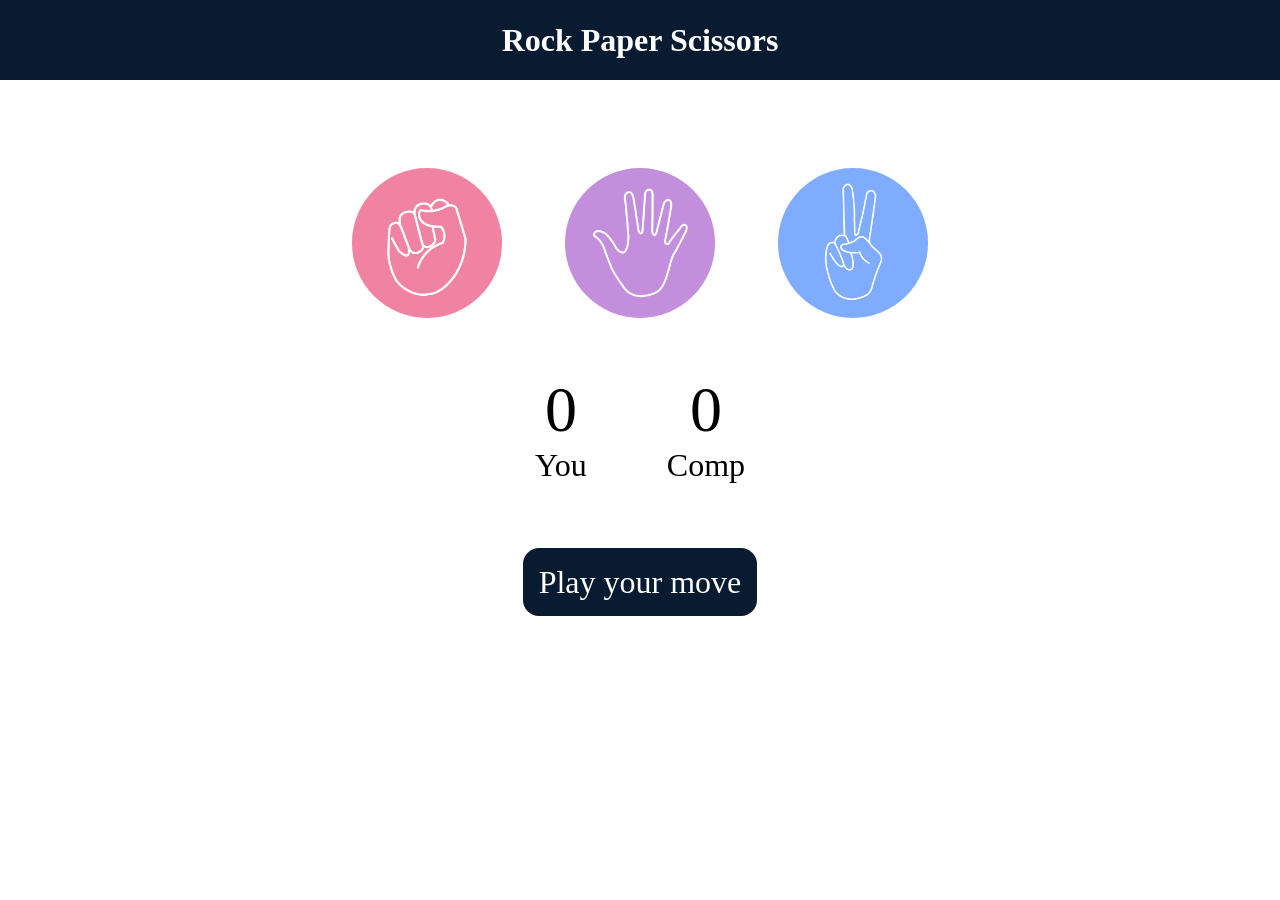
<file: Rock paper sccissor/index.html>
<!DOCTYPE html>
<html lang="en">
<head>
    <meta charset="UTF-8">
    <meta name="viewport" content="width=device-width, initial-scale=1.0">
    <title>Rock Paper Scissors Game</title>
    <link rel="stylesheet" href="style.css">
</head>
<body>
    <h1>Rock Paper Scissors</h1>
    <div class="choices" >
        <div class="choice" id="rock">
            <img src="rock.png" >
        </div>
        <div class="choice" id="paper">
            <img src="paper.png" >
        </div>
        <div class="choice" id="scissors">
            <img src="scissors.png" >
        </div>
    </div>
    <div class="score-board">
        <div class="score">
            <p id="user-score">0</p>
            <p>You</p>
        </div>
        <div class="score">
            <p id="comp-score">0</p>
            <p>Comp</p>
        </div>
    </div>

    <div class="msg-container">
        <p id="msg">Play your move</p>
    </div>
    <script src="script.js"></script>
</body>
</html>
</file>
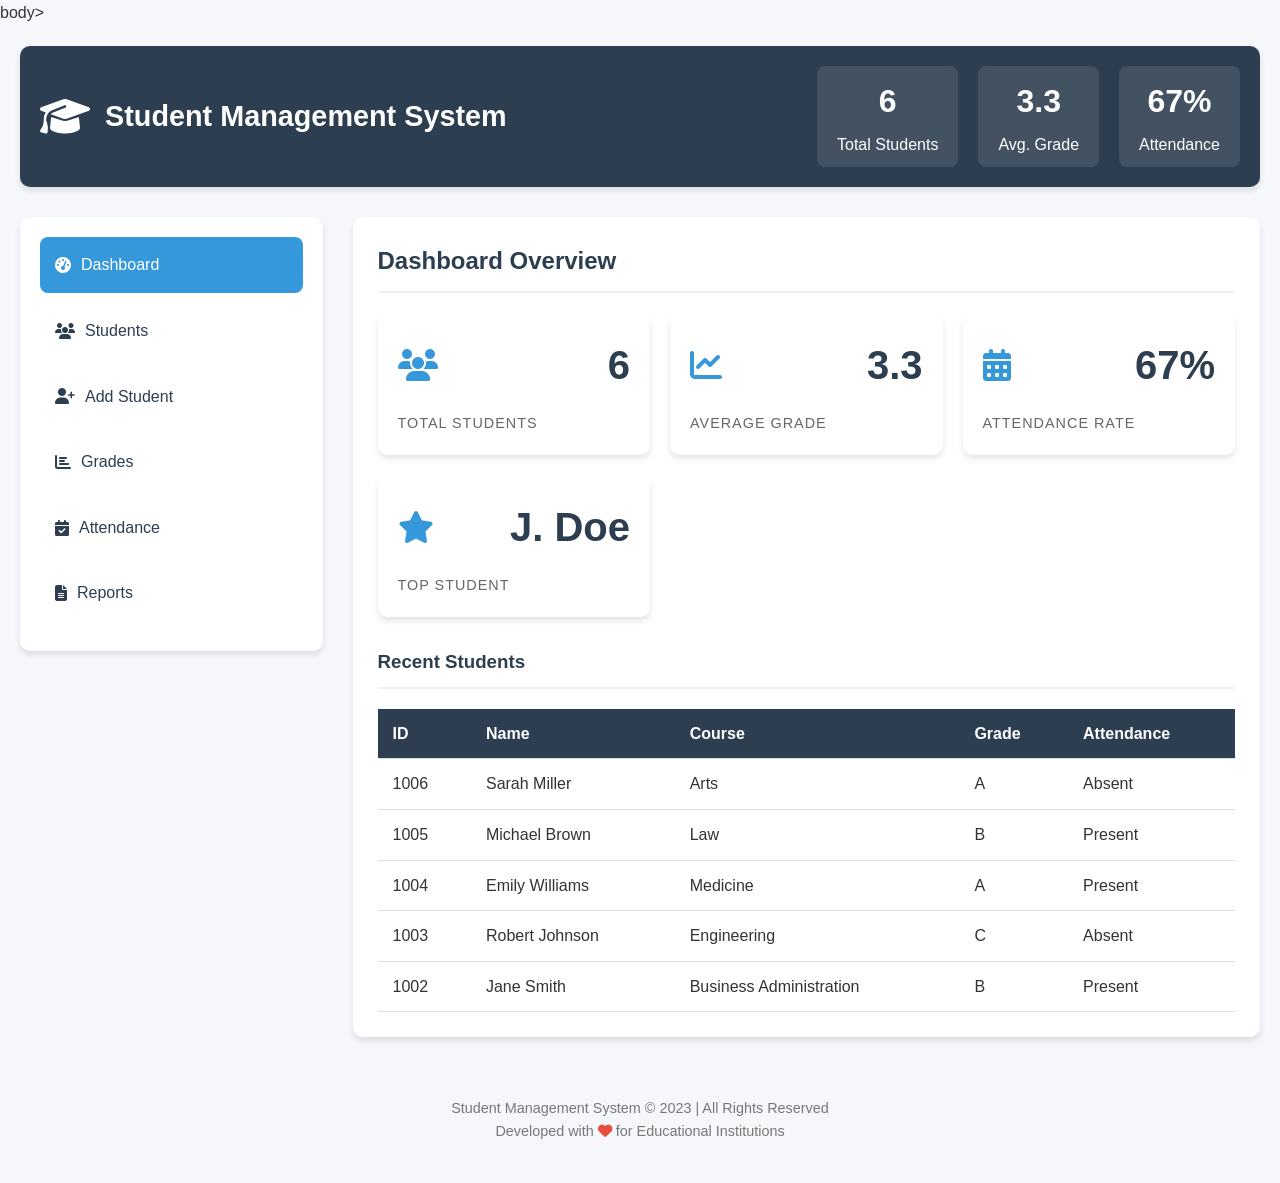
<file: Student Management/index.html>
<!DOCTYPE html>
<html lang="en">
<head>
    <meta charset="UTF-8">
    <meta name="viewport" content="width=device-width, initial-scale=1.0">
    <title>Student Management System</title>

    <link rel="stylesheet" href="https://cdnjs.cloudflare.com/ajax/libs/font-awesome/6.4.0/css/all.min.css">

    <link rel="stylesheet" href="style.css">
</head>
body>
    <div class="container">
        <header>
            <div class="logo">
                <i class="fas fa-graduation-cap"></i>
                <h1>Student Management System</h1>
            </div>
            <div class="stats">
                <div class="stat-box">
                    <h3 id="totalStudents">0</h3>
                    <p>Total Students</p>
                </div>
                <div class="stat-box">
                    <h3 id="avgGrade">0.0</h3>
                    <p>Avg. Grade</p>
                </div>
                <div class="stat-box">
                    <h3 id="attendanceRate">0%</h3>
                    <p>Attendance</p>
                </div>
            </div>
        </header>

        <div class="main-content">
            <aside class="sidebar">
                <ul class="nav-menu">
                    <li><a href="#" class="active" data-section="dashboard"><i class="fas fa-tachometer-alt"></i> Dashboard</a></li>
                    <li><a href="#" data-section="students"><i class="fas fa-users"></i> Students</a></li>
                    <li><a href="#" data-section="add-student"><i class="fas fa-user-plus"></i> Add Student</a></li>
                    <li><a href="#" data-section="grades"><i class="fas fa-chart-bar"></i> Grades</a></li>
                    <li><a href="#" data-section="attendance"><i class="fas fa-calendar-check"></i> Attendance</a></li>
                    <li><a href="#" data-section="reports"><i class="fas fa-file-alt"></i> Reports</a></li>
                </ul>
            </aside>

            <main class="content-area">
                <!-- Dashboard Section -->
                <section id="dashboard" class="content-section">
                    <h2 class="section-title">Dashboard Overview</h2>
                    <div class="dashboard-cards">
                        <div class="card">
                            <div class="card-header">
                                <i class="fas fa-users card-icon"></i>
                                <span class="card-value" id="cardTotalStudents">0</span>
                            </div>
                            <p class="card-title">Total Students</p>
                        </div>
                        <div class="card">
                            <div class="card-header">
                                <i class="fas fa-chart-line card-icon"></i>
                                <span class="card-value" id="cardAvgGrade">0.0</span>
                            </div>
                            <p class="card-title">Average Grade</p>
                        </div>
                        <div class="card">
                            <div class="card-header">
                                <i class="fas fa-calendar-alt card-icon"></i>
                                <span class="card-value" id="cardAttendance">0%</span>
                            </div>
                            <p class="card-title">Attendance Rate</p>
                        </div>
                        <div class="card">
                            <div class="card-header">
                                <i class="fas fa-star card-icon"></i>
                                <span class="card-value" id="cardTopStudent">N/A</span>
                            </div>
                            <p class="card-title">Top Student</p>
                        </div>
                    </div>
                    
                    <div class="table-container" style="margin-top: 30px;">
                        <h3 class="section-title">Recent Students</h3>
                        <table id="recentStudentsTable">
                            <thead>
                                <tr>
                                    <th>ID</th>
                                    <th>Name</th>
                                    <th>Course</th>
                                    <th>Grade</th>
                                    <th>Attendance</th>
                                </tr>
                            </thead>
                            <tbody id="recentStudentsBody">
                                <!-- Recent students  -->
                            </tbody>
                        </table>
                    </div>
                </section>

                <!-- Students List Section -->
                <section id="students" class="content-section" style="display: none;">
                    <h2 class="section-title">
                        Students List
                        <button class="btn" id="addStudentBtn">
                            <i class="fas fa-plus"></i> Add New Student
                        </button>
                    </h2>
                    <div class="table-container">
                        <table id="studentsTable">
                            <thead>
                                <tr>
                                    <th>ID</th>
                                    <th>Name</th>
                                    <th>Email</th>
                                    <th>Phone</th>
                                    <th>Course</th>
                                    <th>Grade</th>
                                    <th>Actions</th>
                                </tr>
                            </thead>
                            <tbody id="studentsBody">
                                <!-- Students -->
                            </tbody>
                        </table>
                    </div>
                </section>

                <!-- Add Student Section -->
                <section id="add-student" class="content-section" style="display: none;">
                    <h2 class="section-title">Add New Student</h2>
                    <div class="form-container">
                        <form id="addStudentForm">
                            <div class="form-row">
                                <div class="form-group">
                                    <label for="firstName">First Name</label>
                                    <input type="text" id="firstName" required>
                                </div>
                                <div class="form-group">
                                    <label for="lastName">Last Name</label>
                                    <input type="text" id="lastName" required>
                                </div>
                            </div>
                            
                            <div class="form-row">
                                <div class="form-group">
                                    <label for="email">Email Address</label>
                                    <input type="email" id="email" required>
                                </div>
                                <div class="form-group">
                                    <label for="phone">Phone Number</label>
                                    <input type="tel" id="phone" required>
                                </div>
                            </div>
                            
                            <div class="form-row">
                                <div class="form-group">
                                    <label for="course">Course</label>
                                    <select id="course" required>
                                        <option value="">Select Course</option>
                                        <option value="Computer Science">Computer Science</option>
                                        <option value="Business Administration">Business Administration</option>
                                        <option value="Engineering">Engineering</option>
                                        <option value="Medicine">Medicine</option>
                                        <option value="Law">Law</option>
                                        <option value="Arts">Arts</option>
                                    </select>
                                </div>
                                <div class="form-group">
                                    <label for="grade">Grade</label>
                                    <select id="grade" required>
                                        <option value="">Select Grade</option>
                                        <option value="A">A</option>
                                        <option value="B">B</option>
                                        <option value="C">C</option>
                                        <option value="D">D</option>
                                        <option value="F">F</option>
                                    </select>
                                </div>
                            </div>
                            
                            <div class="form-group">
                                <label for="address">Address</label>
                                <input type="text" id="address" required>
                            </div>
                            
                            <div class="form-group">
                                <label for="dob">Date of Birth</label>
                                <input type="date" id="dob" required>
                            </div>
                            
                            <div class="form-group">
                                <button type="submit" class="btn btn-success">
                                    <i class="fas fa-save"></i> Save Student
                                </button>
                                <button type="reset" class="btn">
                                    <i class="fas fa-redo"></i> Reset Form
                                </button>
                            </div>
                        </form>
                    </div>
                </section>

                <!-- Grades Section -->
                <section id="grades" class="content-section" style="display: none;">
                    <h2 class="section-title">Grades Management</h2>
                    <div class="table-container">
                        <table id="gradesTable">
                            <thead>
                                <tr>
                                    <th>Student ID</th>
                                    <th>Name</th>
                                    <th>Course</th>
                                    <th>Current Grade</th>
                                    <th>Update Grade</th>
                                    <th>Performance</th>
                                </tr>
                            </thead>
                            <tbody id="gradesBody">
                                <!-- Grades  -->
                            </tbody>
                        </table>
                    </div>
                </section>

                <!-- Attendance Section -->
                <section id="attendance" class="content-section" style="display: none;">
                    <h2 class="section-title">
                        Attendance Tracking
                        <span id="attendanceDate">Today: <span id="currentDate"></span></span>
                    </h2>
                    <div class="attendance-grid" id="attendanceGrid">
                        <!-- Attendance cards  -->
                    </div>
                    <div style="margin-top: 30px; text-align: center;">
                        <button class="btn btn-success" id="saveAttendance">
                            <i class="fas fa-save"></i> Save Attendance
                        </button>
                    </div>
                </section>

                <!-- Reports Section -->
                <section id="reports" class="content-section" style="display: none;">
                    <h2 class="section-title">Reports & Analytics</h2>
                    <div class="dashboard-cards">
                        <div class="card">
                            <div class="card-header">
                                <i class="fas fa-chart-pie card-icon"></i>
                            </div>
                            <h3>Grade Distribution</h3>
                            <div id="gradeChart" style="height: 200px; margin-top: 15px;">
                                <!-- Grade chart  -->
                            </div>
                        </div>
                        <div class="card">
                            <div class="card-header">
                                <i class="fas fa-university card-icon"></i>
                            </div>
                            <h3>Course Enrollment</h3>
                            <div id="courseChart" style="height: 200px; margin-top: 15px;">
                                <!-- Course chart  -->
                            </div>
                        </div>
                    </div>
                    
                    <div style="margin-top: 30px;">
                        <h3 class="section-title">Export Data</h3>
                        <div style="display: flex; gap: 15px; margin-top: 20px;">
                            <button class="btn" id="exportStudents">
                                <i class="fas fa-file-csv"></i> Export Students CSV
                            </button>
                            <button class="btn" id="exportGrades">
                                <i class="fas fa-file-excel"></i> Export Grades Excel
                            </button>
                            <button class="btn" id="exportAttendance">
                                <i class="fas fa-file-pdf"></i> Export Attendance PDF
                            </button>
                        </div>
                    </div>
                </section>
            </main>
        </div>

        <!-- Edit Student Modal -->
        <div class="modal" id="editStudentModal">
            <div class="modal-content">
                <div class="modal-header">
                    <h2>Edit Student</h2>
                    <button class="close-modal" id="closeEditModal">&times;</button>
                </div>
                <form id="editStudentForm">
                    <input type="hidden" id="editStudentId">
                    <div class="form-row">
                        <div class="form-group">
                            <label for="editFirstName">First Name</label>
                            <input type="text" id="editFirstName" required>
                        </div>
                        <div class="form-group">
                            <label for="editLastName">Last Name</label>
                            <input type="text" id="editLastName" required>
                        </div>
                    </div>
                    
                    <div class="form-row">
                        <div class="form-group">
                            <label for="editEmail">Email Address</label>
                            <input type="email" id="editEmail" required>
                        </div>
                        <div class="form-group">
                            <label for="editPhone">Phone Number</label>
                            <input type="tel" id="editPhone" required>
                        </div>
                    </div>
                    
                    <div class="form-row">
                        <div class="form-group">
                            <label for="editCourse">Course</label>
                            <select id="editCourse" required>
                                <option value="">Select Course</option>
                                <option value="Computer Science">Computer Science</option>
                                <option value="Business Administration">Business Administration</option>
                                <option value="Engineering">Engineering</option>
                                <option value="Medicine">Medicine</option>
                                <option value="Law">Law</option>
                                <option value="Arts">Arts</option>
                            </select>
                        </div>
                        <div class="form-group">
                            <label for="editGrade">Grade</label>
                            <select id="editGrade" required>
                                <option value="">Select Grade</option>
                                <option value="A">A</option>
                                <option value="B">B</option>
                                <option value="C">C</option>
                                <option value="D">D</option>
                                <option value="F">F</option>
                            </select>
                        </div>
                    </div>
                    
                    <div class="form-group">
                        <label for="editAddress">Address</label>
                        <input type="text" id="editAddress" required>
                    </div>
                    
                    <div class="form-group">
                        <label for="editDob">Date of Birth</label>
                        <input type="date" id="editDob" required>
                    </div>
                    
                    <div class="form-group" style="display: flex; gap: 10px;">
                        <button type="submit" class="btn btn-success">
                            <i class="fas fa-save"></i> Update Student
                        </button>
                        <button type="button" class="btn btn-danger" id="deleteStudentBtn">
                            <i class="fas fa-trash"></i> Delete Student
                        </button>
                    </div>
                </form>
            </div>
        </div>

        <footer>
            <p>Student Management System &copy; 2023 | All Rights Reserved</p>
            <p>Developed with <i class="fas fa-heart" style="color: #e74c3c;"></i> for Educational Institutions</p>
        </footer>
    </div>


<script src="script.js"></script>
</body>
</html>
</file>
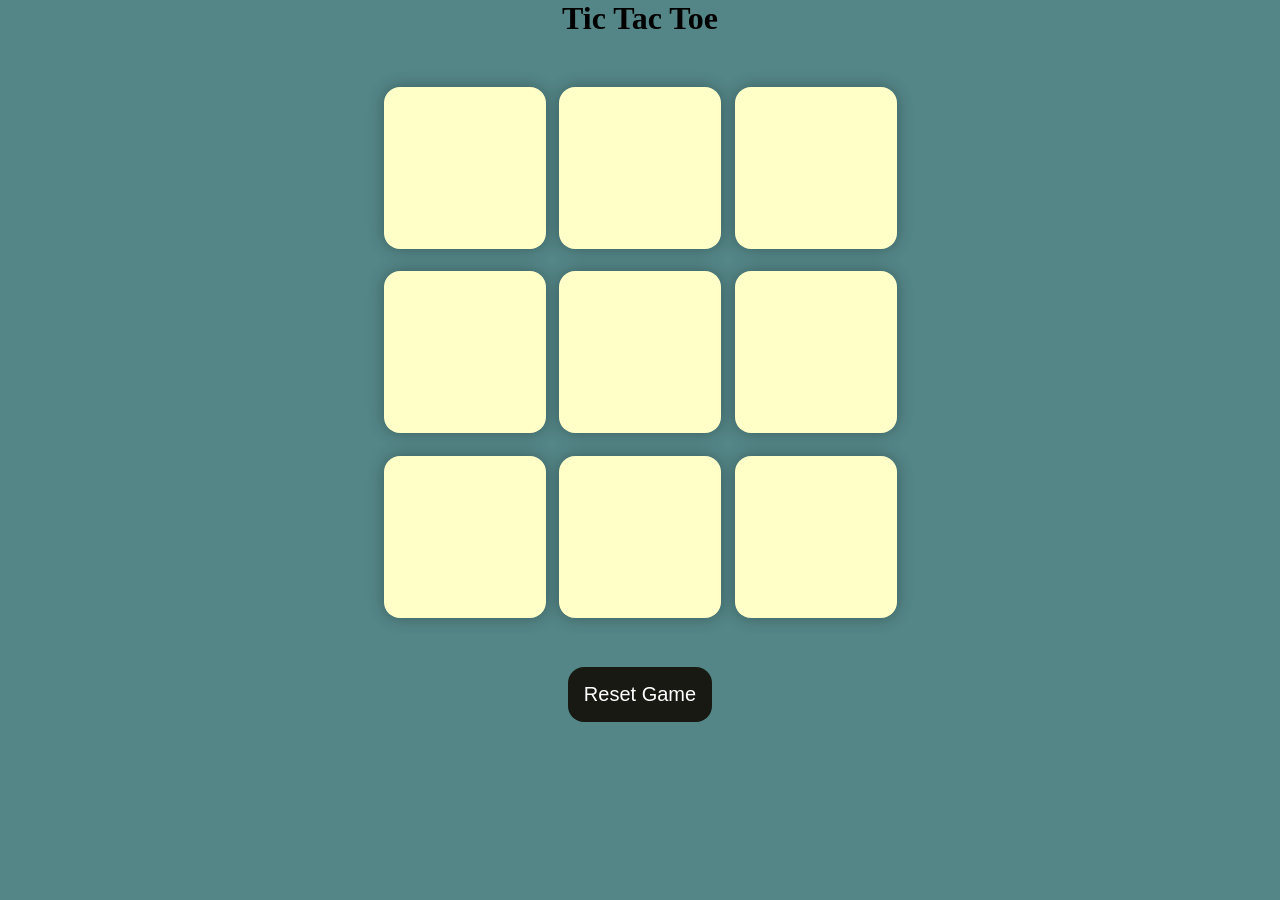
<file: TIC TAC TOE'/index.html>
<!DOCTYPE html>
<html lang="en">
<head>
    <meta charset="UTF-8">
    <meta name="viewport" content="width=device-width, initial-scale=1.0">
    <title>Tic-Tac-Toe Game </title>
    <link rel="stylesheet" href="style.css">
</head>
<body>
    <div class="msg-container hide">
        <p id="msg">Winner</p>
        <button id="new-btn">New Game</button>
    </div>
    <main>
        <h1>Tic Tac Toe</h1>
        <div class="container">
            <div class="game">
                <button class="box"></button>
                <button class="box"></button>
                <button class="box"></button>
                <button class="box"></button>
                <button class="box"></button>
                <button class="box"></button>
                <button class="box"></button>
                <button class="box"></button>
                <button class="box"></button>
            </div>
        </div>
        <button id="reset-btn">Reset Game</button>
    </main>
    <script src="script.js"></script>
</body>
</html>
</file>
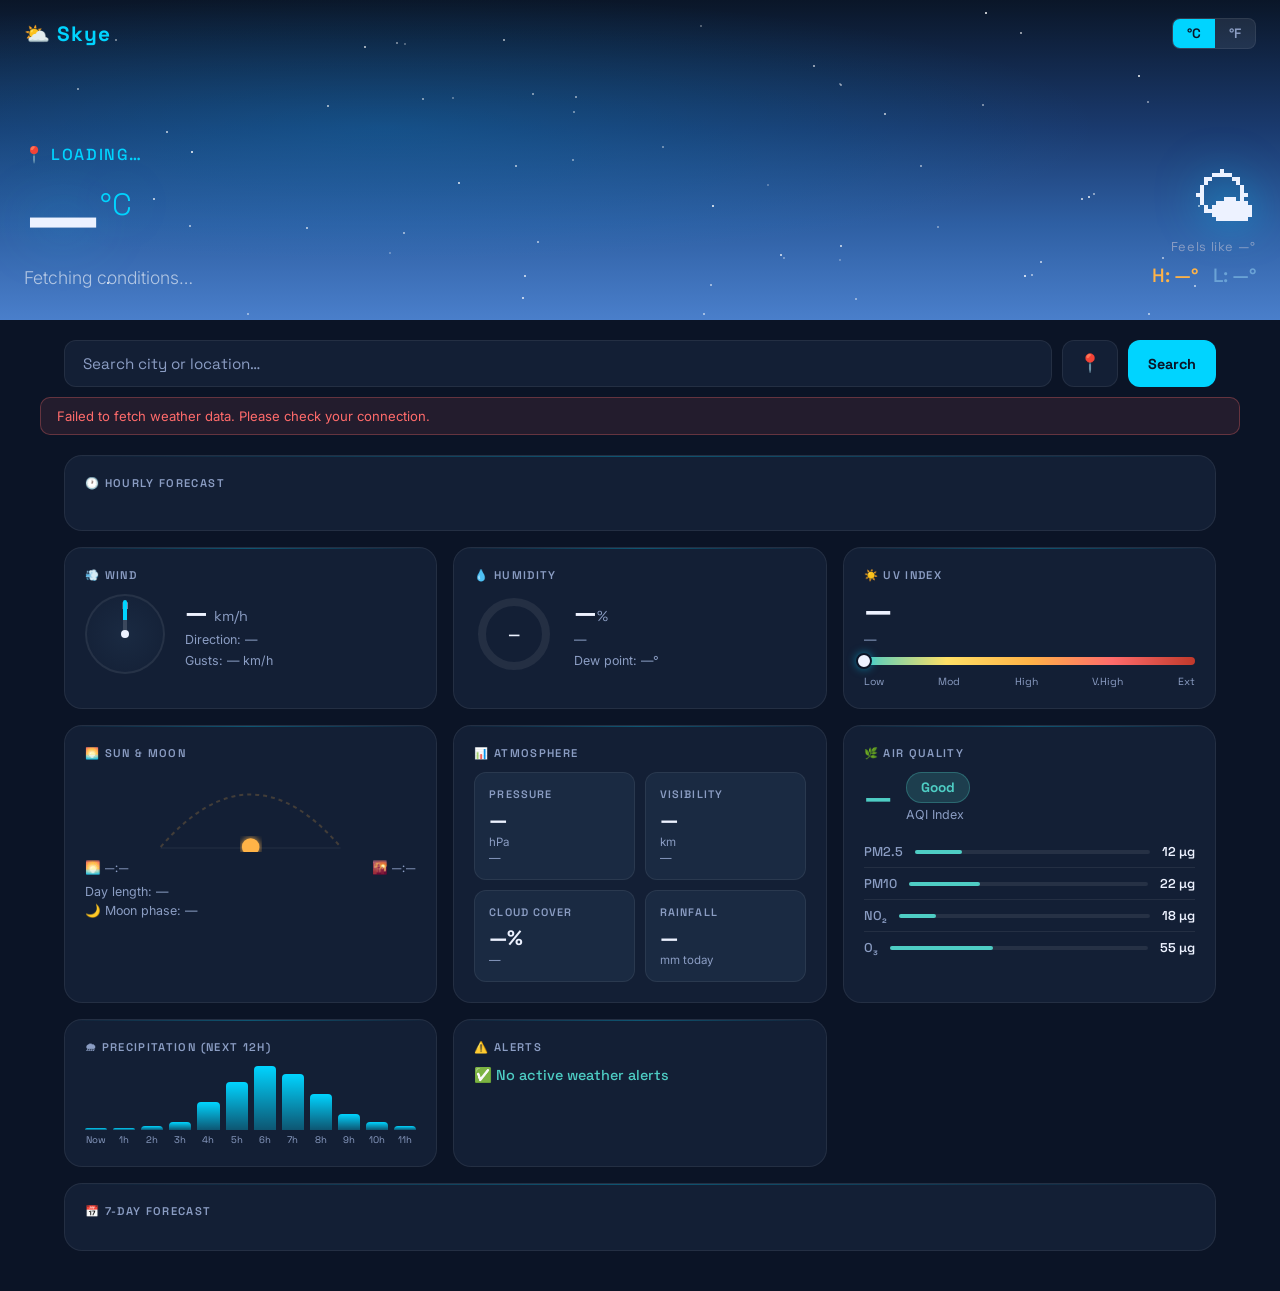
<file: Weather Dashboard/weather.html>
<!doctype html>
<html lang="en">
  <head>
    <meta charset="UTF-8" />
    <meta name="viewport" content="width=device-width, initial-scale=1.0" />
    <title>Skye — Weather Dashboard</title>
    <link rel="preconnect" href="https://fonts.googleapis.com" />
    <link
      href="https://fonts.googleapis.com/css2?family=Space+Grotesk:wght@300;400;500;600;700&family=Inter:wght@300;400;500&display=swap"
      rel="stylesheet"
    />
    <style>
      *,
      *::before,
      *::after {
        box-sizing: border-box;
        margin: 0;
        padding: 0;
      }

      :root {
        --navy: #0b1426;
        --card: #131f35;
        --card2: #1a2a42;
        --border: rgba(255, 255, 255, 0.07);
        --cyan: #00d4ff;
        --cyan-dim: rgba(0, 212, 255, 0.12);
        --amber: #ffb347;
        --lavender: #8b9dc3;
        --white: #edf2ff;
        --rain: #6ba3d6;
        --green: #4ecdc4;
        --red: #ff6b6b;
      }

      html {
        font-size: 16px;
      }
      body {
        font-family: "Inter", sans-serif;
        background: var(--navy);
        color: var(--white);
        min-height: 100vh;
        overflow-x: hidden;
      }

      /* === SKY HERO === */
      .sky-hero {
        position: relative;
        width: 100%;
        height: 320px;
        background: linear-gradient(
          180deg,
          #0a1628 0%,
          #1a3a6e 40%,
          #2e5fa3 70%,
          #4a7fcb 100%
        );
        overflow: hidden;
        display: flex;
        align-items: flex-end;
      }
      .sky-hero::before {
        content: "";
        position: absolute;
        inset: 0;
        background: radial-gradient(
          ellipse 80% 60% at 30% 40%,
          rgba(0, 180, 255, 0.18) 0%,
          transparent 70%
        );
        animation: skyPulse 8s ease-in-out infinite alternate;
      }
      @keyframes skyPulse {
        from {
          opacity: 0.5;
          transform: scale(1);
        }
        to {
          opacity: 1;
          transform: scale(1.05);
        }
      }

      /* Stars */
      .stars {
        position: absolute;
        inset: 0;
      }
      .star {
        position: absolute;
        width: 2px;
        height: 2px;
        background: white;
        border-radius: 50%;
        animation: twinkle var(--d, 3s) ease-in-out infinite alternate;
        opacity: var(--o, 0.6);
      }
      @keyframes twinkle {
        from {
          opacity: 0.2;
        }
        to {
          opacity: 1;
        }
      }

      /* Clouds */
      .cloud {
        position: absolute;
        border-radius: 50px;
        background: rgba(255, 255, 255, 0.08);
        filter: blur(8px);
        animation: drift var(--spd, 60s) linear infinite;
      }
      @keyframes drift {
        from {
          transform: translateX(-200px);
        }
        to {
          transform: translateX(calc(100vw + 200px));
        }
      }

      .hero-content {
        position: relative;
        z-index: 2;
        width: 100%;
        padding: 0 24px 32px;
        display: flex;
        align-items: flex-end;
        justify-content: space-between;
        flex-wrap: wrap;
        gap: 16px;
      }

      .hero-left h1 {
        font-family: "Space Grotesk", sans-serif;
        font-size: clamp(3rem, 10vw, 5.5rem);
        font-weight: 700;
        line-height: 1;
        letter-spacing: -2px;
        color: var(--white);
        text-shadow: 0 0 60px rgba(0, 212, 255, 0.4);
      }
      .hero-left h1 span {
        font-size: 0.35em;
        font-weight: 300;
        vertical-align: super;
        letter-spacing: 0;
        color: var(--cyan);
      }

      .hero-location {
        font-family: "Space Grotesk", sans-serif;
        font-size: 1rem;
        font-weight: 500;
        color: var(--cyan);
        letter-spacing: 0.1em;
        text-transform: uppercase;
        margin-bottom: 6px;
        display: flex;
        align-items: center;
        gap: 6px;
      }
      .hero-desc {
        font-size: 1.1rem;
        color: rgba(255, 255, 255, 0.6);
        font-weight: 300;
        margin-top: 8px;
      }
      .hero-right {
        display: flex;
        flex-direction: column;
        align-items: flex-end;
        gap: 8px;
      }
      .hero-feels {
        font-family: "Space Grotesk", sans-serif;
        font-size: 0.8rem;
        color: var(--lavender);
        letter-spacing: 0.05em;
      }
      .hero-hi-lo {
        font-family: "Space Grotesk", sans-serif;
        font-size: 1.2rem;
        color: var(--white);
        font-weight: 500;
      }
      .hi {
        color: var(--amber);
      }
      .lo {
        color: var(--rain);
      }

      /* Weather icon large */
      .wx-icon-large {
        font-size: 4rem;
        line-height: 1;
        filter: drop-shadow(0 0 20px rgba(0, 212, 255, 0.5));
        animation: iconFloat 4s ease-in-out infinite alternate;
      }
      @keyframes iconFloat {
        from {
          transform: translateY(0);
        }
        to {
          transform: translateY(-8px);
        }
      }

      /* === NAV BAR === */
      .topbar {
        position: absolute;
        top: 0;
        left: 0;
        right: 0;
        z-index: 10;
        display: flex;
        align-items: center;
        justify-content: space-between;
        padding: 18px 24px;
      }
      .brand {
        font-family: "Space Grotesk", sans-serif;
        font-weight: 700;
        font-size: 1.3rem;
        color: var(--cyan);
        letter-spacing: 0.05em;
      }
      .unit-toggle {
        display: flex;
        background: rgba(255, 255, 255, 0.08);
        border-radius: 8px;
        overflow: hidden;
        border: 1px solid var(--border);
      }
      .unit-btn {
        background: none;
        border: none;
        color: var(--lavender);
        padding: 6px 14px;
        font-family: "Space Grotesk", sans-serif;
        font-size: 0.85rem;
        font-weight: 600;
        cursor: pointer;
        transition: all 0.2s;
      }
      .unit-btn.active {
        background: var(--cyan);
        color: var(--navy);
      }

      /* === SEARCH BAR === */
      .search-wrap {
        padding: 20px 24px 0;
        max-width: 1200px;
        margin: 0 auto;
      }
      .search-row {
        display: flex;
        gap: 10px;
      }
      .search-input {
        flex: 1;
        background: var(--card);
        border: 1px solid var(--border);
        border-radius: 12px;
        padding: 12px 18px;
        color: var(--white);
        font-family: "Space Grotesk", sans-serif;
        font-size: 0.95rem;
        outline: none;
        transition: border-color 0.2s;
      }
      .search-input::placeholder {
        color: var(--lavender);
      }
      .search-input:focus {
        border-color: var(--cyan);
      }
      .search-btn {
        background: var(--cyan);
        border: none;
        border-radius: 12px;
        padding: 12px 20px;
        color: var(--navy);
        font-family: "Space Grotesk", sans-serif;
        font-weight: 700;
        font-size: 0.9rem;
        cursor: pointer;
        transition: opacity 0.2s;
        white-space: nowrap;
      }
      .search-btn:hover {
        opacity: 0.85;
      }
      .locate-btn {
        background: var(--card);
        border: 1px solid var(--border);
        border-radius: 12px;
        padding: 12px 16px;
        color: var(--cyan);
        font-size: 1.1rem;
        cursor: pointer;
        transition: background 0.2s;
      }
      .locate-btn:hover {
        background: var(--card2);
      }

      /* === MAIN GRID === */
      .main {
        max-width: 1200px;
        margin: 0 auto;
        padding: 20px 24px 40px;
        display: grid;
        grid-template-columns: 1fr 1fr 1fr;
        grid-template-rows: auto;
        gap: 16px;
      }

      .card {
        background: var(--card);
        border: 1px solid var(--border);
        border-radius: 18px;
        padding: 20px;
        position: relative;
        overflow: hidden;
        transition:
          transform 0.2s,
          border-color 0.2s;
      }
      .card:hover {
        border-color: rgba(0, 212, 255, 0.2);
      }
      .card::before {
        content: "";
        position: absolute;
        top: 0;
        left: 0;
        right: 0;
        height: 1px;
        background: linear-gradient(
          90deg,
          transparent,
          rgba(0, 212, 255, 0.3),
          transparent
        );
      }

      .card-label {
        font-family: "Space Grotesk", sans-serif;
        font-size: 0.7rem;
        font-weight: 600;
        letter-spacing: 0.12em;
        text-transform: uppercase;
        color: var(--lavender);
        margin-bottom: 12px;
        display: flex;
        align-items: center;
        gap: 6px;
      }

      /* Hourly forecast — full width */
      .hourly-card {
        grid-column: 1 / -1;
      }
      .hourly-scroll {
        display: flex;
        gap: 12px;
        overflow-x: auto;
        padding-bottom: 8px;
        scrollbar-width: thin;
        scrollbar-color: var(--card2) transparent;
      }
      .hourly-scroll::-webkit-scrollbar {
        height: 4px;
      }
      .hourly-scroll::-webkit-scrollbar-track {
        background: transparent;
      }
      .hourly-scroll::-webkit-scrollbar-thumb {
        background: var(--card2);
        border-radius: 4px;
      }

      .hour-item {
        flex: 0 0 70px;
        display: flex;
        flex-direction: column;
        align-items: center;
        gap: 8px;
        padding: 14px 8px;
        background: var(--card2);
        border-radius: 14px;
        border: 1px solid var(--border);
        transition:
          border-color 0.2s,
          background 0.2s;
        cursor: default;
      }
      .hour-item:hover {
        border-color: rgba(0, 212, 255, 0.3);
        background: #1f3150;
      }
      .hour-item.now {
        border-color: var(--cyan);
        background: var(--cyan-dim);
      }
      .hour-time {
        font-family: "Space Grotesk", sans-serif;
        font-size: 0.72rem;
        font-weight: 600;
        color: var(--lavender);
        letter-spacing: 0.04em;
      }
      .hour-item.now .hour-time {
        color: var(--cyan);
      }
      .hour-icon {
        font-size: 1.4rem;
      }
      .hour-temp {
        font-family: "Space Grotesk", sans-serif;
        font-size: 0.95rem;
        font-weight: 600;
        color: var(--white);
      }
      .hour-rain {
        font-size: 0.65rem;
        color: var(--rain);
        font-weight: 500;
      }

      /* 7-Day forecast — full width */
      .weekly-card {
        grid-column: 1 / -1;
      }
      .day-row {
        display: flex;
        align-items: center;
        padding: 12px 0;
        border-bottom: 1px solid var(--border);
        gap: 12px;
      }
      .day-row:last-child {
        border-bottom: none;
      }
      .day-name {
        font-family: "Space Grotesk", sans-serif;
        font-weight: 500;
        font-size: 0.9rem;
        color: var(--lavender);
        width: 44px;
        flex-shrink: 0;
      }
      .day-row.today .day-name {
        color: var(--cyan);
        font-weight: 600;
      }
      .day-icon {
        font-size: 1.4rem;
        flex-shrink: 0;
      }
      .day-desc {
        font-size: 0.8rem;
        color: var(--lavender);
        flex: 1;
        min-width: 0;
        white-space: nowrap;
        overflow: hidden;
        text-overflow: ellipsis;
      }
      .day-rain-chance {
        font-size: 0.75rem;
        color: var(--rain);
        width: 36px;
        text-align: center;
        font-weight: 500;
      }
      .temp-bar-wrap {
        display: flex;
        align-items: center;
        gap: 8px;
        flex-shrink: 0;
      }
      .temp-lo {
        font-family: "Space Grotesk", sans-serif;
        font-size: 0.85rem;
        color: var(--rain);
        font-weight: 500;
        width: 30px;
        text-align: right;
      }
      .temp-hi {
        font-family: "Space Grotesk", sans-serif;
        font-size: 0.85rem;
        color: var(--amber);
        font-weight: 600;
        width: 30px;
      }
      .temp-bar-track {
        width: 80px;
        height: 5px;
        background: rgba(255, 255, 255, 0.08);
        border-radius: 3px;
        overflow: hidden;
      }
      .temp-bar-fill {
        height: 100%;
        border-radius: 3px;
        background: linear-gradient(90deg, var(--rain), var(--amber));
      }

      /* Stat cards */
      .stat-val {
        font-family: "Space Grotesk", sans-serif;
        font-size: 2rem;
        font-weight: 700;
        color: var(--white);
        line-height: 1;
        margin-bottom: 4px;
      }
      .stat-unit {
        font-size: 0.9rem;
        font-weight: 400;
        color: var(--lavender);
      }
      .stat-sub {
        font-size: 0.78rem;
        color: var(--lavender);
        margin-top: 6px;
      }

      /* Gauge / radial */
      .gauge-wrap {
        display: flex;
        align-items: center;
        gap: 20px;
      }
      .gauge-svg {
        flex-shrink: 0;
      }
      .gauge-info .stat-val {
        font-size: 1.6rem;
      }

      /* Wind compass */
      .compass-wrap {
        display: flex;
        align-items: center;
        gap: 20px;
      }
      .compass {
        width: 80px;
        height: 80px;
        border-radius: 50%;
        border: 2px solid var(--border);
        position: relative;
        flex-shrink: 0;
        background: radial-gradient(circle, var(--card2) 0%, var(--card) 100%);
      }
      .compass-n {
        position: absolute;
        top: 4px;
        left: 50%;
        transform: translateX(-50%);
        font-family: "Space Grotesk", sans-serif;
        font-size: 0.6rem;
        color: var(--lavender);
        font-weight: 700;
      }
      .compass-needle {
        position: absolute;
        top: 50%;
        left: 50%;
        width: 4px;
        height: 34px;
        margin-left: -2px;
        transform-origin: bottom center;
        border-radius: 2px 2px 0 0;
      }
      .needle-north {
        background: var(--cyan);
      }
      .needle-south {
        background: rgba(255, 255, 255, 0.15);
        border-radius: 0 0 2px 2px;
      }
      .compass-dot {
        position: absolute;
        width: 8px;
        height: 8px;
        background: var(--white);
        border-radius: 50%;
        top: 50%;
        left: 50%;
        transform: translate(-50%, -50%);
        z-index: 2;
      }

      /* UV Index bar */
      .uv-bar-track {
        width: 100%;
        height: 8px;
        border-radius: 4px;
        background: linear-gradient(
          90deg,
          #4ecdc4,
          #ffe066,
          #ffb347,
          #ff6b6b,
          #c0392b
        );
        margin: 10px 0;
        position: relative;
      }
      .uv-marker {
        position: absolute;
        top: -4px;
        width: 16px;
        height: 16px;
        background: var(--white);
        border-radius: 50%;
        border: 2px solid var(--navy);
        transform: translateX(-50%);
        box-shadow: 0 0 8px rgba(0, 212, 255, 0.5);
      }
      .uv-labels {
        display: flex;
        justify-content: space-between;
        font-size: 0.65rem;
        color: var(--lavender);
        font-family: "Space Grotesk", sans-serif;
      }

      /* Sun progress */
      .sun-arc-wrap {
        position: relative;
        width: 100%;
        height: 80px;
        margin: 8px 0;
      }
      .sun-arc-svg {
        width: 100%;
        height: 80px;
      }
      .sun-times {
        display: flex;
        justify-content: space-between;
        font-family: "Space Grotesk", sans-serif;
        font-size: 0.78rem;
        color: var(--lavender);
        margin-top: 4px;
      }
      .sun-times span:first-child::before {
        content: "🌅 ";
      }
      .sun-times span:last-child::before {
        content: "🌇 ";
      }

      /* Visibility / pressure */
      .mini-grid {
        display: grid;
        grid-template-columns: 1fr 1fr;
        gap: 10px;
      }
      .mini-stat {
        background: var(--card2);
        border-radius: 12px;
        padding: 14px;
        border: 1px solid var(--border);
      }
      .mini-label {
        font-family: "Space Grotesk", sans-serif;
        font-size: 0.68rem;
        font-weight: 600;
        letter-spacing: 0.1em;
        text-transform: uppercase;
        color: var(--lavender);
        margin-bottom: 6px;
      }
      .mini-val {
        font-family: "Space Grotesk", sans-serif;
        font-size: 1.3rem;
        font-weight: 700;
        color: var(--white);
      }
      .mini-sub {
        font-size: 0.72rem;
        color: var(--lavender);
        margin-top: 2px;
      }

      /* Air Quality */
      .aqi-row {
        display: flex;
        align-items: center;
        gap: 14px;
        margin-bottom: 14px;
      }
      .aqi-badge {
        padding: 6px 14px;
        border-radius: 30px;
        font-family: "Space Grotesk", sans-serif;
        font-weight: 700;
        font-size: 0.85rem;
        background: rgba(78, 205, 196, 0.18);
        color: var(--green);
        border: 1px solid rgba(78, 205, 196, 0.3);
      }
      .aqi-score {
        font-family: "Space Grotesk", sans-serif;
        font-size: 2rem;
        font-weight: 700;
        color: var(--green);
      }
      .pollutant-row {
        display: flex;
        justify-content: space-between;
        align-items: center;
        padding: 7px 0;
        border-bottom: 1px solid var(--border);
        font-size: 0.8rem;
      }
      .pollutant-row:last-child {
        border: none;
      }
      .poll-name {
        color: var(--lavender);
        font-family: "Space Grotesk", sans-serif;
        font-weight: 500;
      }
      .poll-val {
        color: var(--white);
        font-weight: 600;
        font-family: "Space Grotesk", sans-serif;
      }
      .poll-bar-track {
        flex: 1;
        height: 4px;
        background: rgba(255, 255, 255, 0.08);
        border-radius: 2px;
        margin: 0 12px;
      }
      .poll-bar-fill {
        height: 100%;
        border-radius: 2px;
        background: var(--green);
      }

      /* Alerts */
      .alert-banner {
        background: rgba(255, 107, 107, 0.1);
        border: 1px solid rgba(255, 107, 107, 0.3);
        border-radius: 12px;
        padding: 14px 18px;
        display: flex;
        align-items: flex-start;
        gap: 12px;
        margin-bottom: 12px;
      }
      .alert-icon {
        font-size: 1.2rem;
        flex-shrink: 0;
        margin-top: 1px;
      }
      .alert-title {
        font-family: "Space Grotesk", sans-serif;
        font-weight: 600;
        font-size: 0.9rem;
        color: var(--red);
        margin-bottom: 2px;
      }
      .alert-desc {
        font-size: 0.78rem;
        color: var(--lavender);
      }
      .no-alerts {
        color: var(--green);
        font-size: 0.9rem;
        display: flex;
        align-items: center;
        gap: 8px;
        font-family: "Space Grotesk", sans-serif;
        font-weight: 500;
      }

      /* Precipitation chart */
      .precip-bars {
        display: flex;
        align-items: flex-end;
        gap: 6px;
        height: 80px;
        margin-top: 10px;
      }
      .precip-col {
        flex: 1;
        display: flex;
        flex-direction: column;
        align-items: center;
        gap: 4px;
        height: 100%;
        justify-content: flex-end;
      }
      .precip-bar {
        width: 100%;
        border-radius: 4px 4px 0 0;
        background: linear-gradient(
          180deg,
          var(--cyan),
          rgba(0, 212, 255, 0.3)
        );
        min-height: 2px;
        transition: height 0.3s;
      }
      .precip-label {
        font-size: 0.6rem;
        color: var(--lavender);
        font-family: "Space Grotesk", sans-serif;
        white-space: nowrap;
      }

      /* Status / loading */
      .loading-overlay {
        position: fixed;
        inset: 0;
        background: var(--navy);
        z-index: 100;
        display: flex;
        align-items: center;
        justify-content: center;
        flex-direction: column;
        gap: 16px;
        transition: opacity 0.5s;
      }
      .loading-overlay.hidden {
        opacity: 0;
        pointer-events: none;
      }
      .spinner {
        width: 40px;
        height: 40px;
        border: 3px solid var(--border);
        border-top-color: var(--cyan);
        border-radius: 50%;
        animation: spin 0.8s linear infinite;
      }
      @keyframes spin {
        to {
          transform: rotate(360deg);
        }
      }
      .loading-text {
        font-family: "Space Grotesk", sans-serif;
        color: var(--lavender);
        font-size: 0.9rem;
      }

      /* Error state */
      .error-msg {
        background: rgba(255, 107, 107, 0.1);
        border: 1px solid rgba(255, 107, 107, 0.3);
        border-radius: 10px;
        padding: 10px 16px;
        font-size: 0.82rem;
        color: var(--red);
        margin: 10px 24px 0;
        max-width: 1200px;
        margin-left: auto;
        margin-right: auto;
        display: none;
      }

      /* Responsive */
      @media (max-width: 900px) {
        .main {
          grid-template-columns: 1fr 1fr;
        }
        .hourly-card,
        .weekly-card {
          grid-column: 1 / -1;
        }
      }
      @media (max-width: 600px) {
        .main {
          grid-template-columns: 1fr;
          padding: 16px;
        }
        .hero-content {
          flex-direction: column;
          align-items: flex-start;
        }
        .hero-right {
          align-items: flex-start;
        }
        .sky-hero {
          height: 260px;
        }
        .temp-bar-track {
          width: 50px;
        }
      }

      /* Tooltip */
      [title] {
        cursor: help;
      }

      /* Animations */
      .card {
        animation: fadeUp 0.4s ease both;
      }
      .card:nth-child(2) {
        animation-delay: 0.05s;
      }
      .card:nth-child(3) {
        animation-delay: 0.1s;
      }
      .card:nth-child(4) {
        animation-delay: 0.15s;
      }
      .card:nth-child(5) {
        animation-delay: 0.2s;
      }
      .card:nth-child(6) {
        animation-delay: 0.25s;
      }
      @keyframes fadeUp {
        from {
          opacity: 0;
          transform: translateY(16px);
        }
        to {
          opacity: 1;
          transform: translateY(0);
        }
      }

      @media (prefers-reduced-motion: reduce) {
        *,
        *::before,
        *::after {
          animation-duration: 0.01ms !important;
        }
      }
    </style>
  </head>
  <body>
    <!-- Loading -->
    <div class="loading-overlay" id="loader">
      <div class="spinner"></div>
      <div class="loading-text">Fetching weather data…</div>
    </div>

    <!-- Sky Hero -->
    <div class="sky-hero" id="skyHero">
      <div class="stars" id="stars"></div>

      <!-- Clouds -->
      <div
        class="cloud"
        style="
          width: 160px;
          height: 40px;
          top: 40px;
          left: -200px;
          --spd: 80s;
          opacity: 0.7;
        "
      ></div>
      <div
        class="cloud"
        style="
          width: 220px;
          height: 55px;
          top: 70px;
          left: -300px;
          --spd: 120s;
          opacity: 0.4;
          animation-delay: -40s;
        "
      ></div>
      <div
        class="cloud"
        style="
          width: 100px;
          height: 28px;
          top: 100px;
          left: -150px;
          --spd: 60s;
          opacity: 0.5;
          animation-delay: -20s;
        "
      ></div>

      <!-- Nav -->
      <div class="topbar">
        <div class="brand">⛅ Skye</div>
        <div class="unit-toggle">
          <button class="unit-btn active" id="btnC" onclick="setUnit('C')">
            °C
          </button>
          <button class="unit-btn" id="btnF" onclick="setUnit('F')">°F</button>
        </div>
      </div>

      <div class="hero-content">
        <div class="hero-left">
          <div class="hero-location" id="heroLocation">📍 Loading…</div>
          <h1 id="heroTemp">—<span>°C</span></h1>
          <div class="hero-desc" id="heroDesc">Fetching conditions…</div>
        </div>
        <div class="hero-right">
          <div class="wx-icon-large" id="heroIcon">🌤</div>
          <div class="hero-feels" id="heroFeels">Feels like —°</div>
          <div class="hero-hi-lo">
            <span class="hi" id="heroHi">H: —°</span> &nbsp;
            <span class="lo" id="heroLo">L: —°</span>
          </div>
        </div>
      </div>
    </div>

    <!-- Search -->
    <div class="search-wrap">
      <div class="search-row">
        <input
          class="search-input"
          id="searchInput"
          type="text"
          placeholder="Search city or location…"
          onkeydown="if (event.key === 'Enter') searchCity();"
        />
        <button
          class="locate-btn"
          onclick="getLocation()"
          title="Use my location"
        >
          📍
        </button>
        <button class="search-btn" onclick="searchCity()">Search</button>
      </div>
    </div>
    <div class="error-msg" id="errorMsg"></div>

    <!-- Main Grid -->
    <div class="main" id="mainGrid">
      <!-- Hourly -->
      <div class="card hourly-card">
        <div class="card-label">🕐 Hourly Forecast</div>
        <div class="hourly-scroll" id="hourlyScroll"></div>
      </div>

      <!-- Wind -->
      <div class="card">
        <div class="card-label">💨 Wind</div>
        <div class="compass-wrap">
          <div class="compass" id="compassWrap">
            <div class="compass-n">N</div>
            <div
              id="compassNeedle"
              style="
                position: absolute;
                top: 50%;
                left: 50%;
                width: 4px;
                height: 34px;
                margin-left: -2px;
                transform-origin: bottom center;
                transform: translateY(-100%) rotate(0deg);
              "
            >
              <div
                style="
                  height: 60%;
                  background: var(--cyan);
                  border-radius: 2px 2px 0 0;
                "
              ></div>
              <div
                style="
                  height: 40%;
                  background: rgba(255, 255, 255, 0.15);
                  border-radius: 0 0 2px 2px;
                "
              ></div>
            </div>
            <div class="compass-dot"></div>
          </div>
          <div class="gauge-info">
            <div class="stat-val">
              <span id="windSpeed">—</span> <span class="stat-unit">km/h</span>
            </div>
            <div class="stat-sub" id="windDir">Direction: —</div>
            <div class="stat-sub" id="windGust">Gusts: — km/h</div>
          </div>
        </div>
      </div>

      <!-- Humidity -->
      <div class="card">
        <div class="card-label">💧 Humidity</div>
        <div class="gauge-wrap">
          <svg class="gauge-svg" width="80" height="80" viewBox="0 0 80 80">
            <circle
              cx="40"
              cy="40"
              r="32"
              fill="none"
              stroke="rgba(255,255,255,0.07)"
              stroke-width="8"
            />
            <circle
              cx="40"
              cy="40"
              r="32"
              fill="none"
              stroke="var(--cyan)"
              stroke-width="8"
              stroke-dasharray="201"
              id="humidityArc"
              stroke-dashoffset="201"
              stroke-linecap="round"
              transform="rotate(-90 40 40)"
              style="transition: stroke-dashoffset 1s ease"
            />
            <text
              x="40"
              y="45"
              text-anchor="middle"
              fill="var(--white)"
              font-family="Space Grotesk"
              font-size="14"
              font-weight="700"
              id="humidityText"
            >
              —
            </text>
          </svg>
          <div class="gauge-info">
            <div class="stat-val">
              <span id="humidityVal">—</span><span class="stat-unit">%</span>
            </div>
            <div class="stat-sub" id="humidityDesc">—</div>
            <div class="stat-sub">Dew point: <span id="dewPoint">—</span>°</div>
          </div>
        </div>
      </div>

      <!-- UV Index -->
      <div class="card">
        <div class="card-label">☀️ UV Index</div>
        <div class="stat-val" id="uvVal">—</div>
        <div class="stat-sub" id="uvDesc" style="margin-bottom: 10px">—</div>
        <div class="uv-bar-track">
          <div class="uv-marker" id="uvMarker" style="left: 0%"></div>
        </div>
        <div class="uv-labels">
          <span>Low</span><span>Mod</span><span>High</span><span>V.High</span
          ><span>Ext</span>
        </div>
      </div>

      <!-- Sun / Moon -->
      <div class="card">
        <div class="card-label">🌅 Sun & Moon</div>
        <div class="sun-arc-wrap">
          <svg
            class="sun-arc-svg"
            viewBox="0 0 200 80"
            xmlns="http://www.w3.org/2000/svg"
          >
            <defs>
              <linearGradient id="arcGrad" x1="0" y1="0" x2="1" y2="0">
                <stop offset="0%" stop-color="#FFB347" stop-opacity="0.3" />
                <stop offset="100%" stop-color="#FFE066" stop-opacity="0.3" />
              </linearGradient>
            </defs>
            <path
              d="M10,75 Q100,-30 190,75"
              fill="none"
              stroke="rgba(255,179,71,0.2)"
              stroke-width="2"
              stroke-dasharray="4 4"
            />
            <path
              d="M10,75 Q100,-30 190,75"
              fill="none"
              stroke="url(#arcGrad)"
              stroke-width="0"
            />
            <line
              x1="10"
              y1="76"
              x2="190"
              y2="76"
              stroke="rgba(255,255,255,0.07)"
              stroke-width="1"
            />
            <circle
              id="sunDot"
              cx="100"
              cy="75"
              r="8"
              fill="#FFB347"
              filter="url(#glow)"
            >
              <animate
                attributeName="r"
                values="8;9;8"
                dur="2s"
                repeatCount="indefinite"
              />
            </circle>
            <defs>
              <filter id="glow">
                <feGaussianBlur stdDeviation="3" result="blur" />
                <feMerge>
                  <feMergeNode in="blur" />
                  <feMergeNode in="SourceGraphic" />
                </feMerge>
              </filter>
            </defs>
          </svg>
        </div>
        <div class="sun-times">
          <span id="sunrise">—:—</span>
          <span id="sunset">—:—</span>
        </div>
        <div class="stat-sub" style="margin-top: 8px" id="dayLength">
          Day length: —
        </div>
        <div class="stat-sub" id="moonPhase" style="margin-top: 4px">
          🌙 Moon phase: —
        </div>
      </div>

      <!-- Pressure & Visibility -->
      <div class="card">
        <div class="card-label">📊 Atmosphere</div>
        <div class="mini-grid">
          <div class="mini-stat">
            <div class="mini-label">Pressure</div>
            <div class="mini-val"><span id="pressure">—</span></div>
            <div class="mini-sub">hPa</div>
            <div class="mini-sub" id="pressureTrend">—</div>
          </div>
          <div class="mini-stat">
            <div class="mini-label">Visibility</div>
            <div class="mini-val"><span id="visibility">—</span></div>
            <div class="mini-sub">km</div>
            <div class="mini-sub" id="visibilityDesc">—</div>
          </div>
          <div class="mini-stat">
            <div class="mini-label">Cloud Cover</div>
            <div class="mini-val"><span id="cloudCover">—</span>%</div>
            <div class="mini-sub" id="cloudDesc">—</div>
          </div>
          <div class="mini-stat">
            <div class="mini-label">Rainfall</div>
            <div class="mini-val"><span id="rainfall">—</span></div>
            <div class="mini-sub">mm today</div>
          </div>
        </div>
      </div>

      <!-- Air Quality -->
      <div class="card">
        <div class="card-label">🌿 Air Quality</div>
        <div class="aqi-row">
          <div class="aqi-score" id="aqiScore">—</div>
          <div>
            <div class="aqi-badge" id="aqiBadge">Good</div>
            <div class="stat-sub" style="margin-top: 4px">AQI Index</div>
          </div>
        </div>
        <div id="pollutants">
          <div class="pollutant-row">
            <span class="poll-name">PM2.5</span>
            <div class="poll-bar-track">
              <div class="poll-bar-fill" style="width: 20%"></div>
            </div>
            <span class="poll-val">12 µg</span>
          </div>
          <div class="pollutant-row">
            <span class="poll-name">PM10</span>
            <div class="poll-bar-track">
              <div class="poll-bar-fill" style="width: 30%"></div>
            </div>
            <span class="poll-val">22 µg</span>
          </div>
          <div class="pollutant-row">
            <span class="poll-name">NO₂</span>
            <div class="poll-bar-track">
              <div class="poll-bar-fill" style="width: 15%"></div>
            </div>
            <span class="poll-val">18 µg</span>
          </div>
          <div class="pollutant-row">
            <span class="poll-name">O₃</span>
            <div class="poll-bar-track">
              <div class="poll-bar-fill" style="width: 40%"></div>
            </div>
            <span class="poll-val">55 µg</span>
          </div>
        </div>
      </div>

      <!-- Precipitation -->
      <div class="card">
        <div class="card-label">🌧 Precipitation (next 12h)</div>
        <div class="precip-bars" id="precipBars"></div>
      </div>

      <!-- Weather Alerts -->
      <div class="card">
        <div class="card-label">⚠️ Alerts</div>
        <div id="alertsContainer">
          <div class="no-alerts">✅ No active weather alerts</div>
        </div>
      </div>

      <!-- 7-Day Forecast - full width -->
      <div class="card weekly-card">
        <div class="card-label">📅 7-Day Forecast</div>
        <div id="weeklyForecast"></div>
      </div>
    </div>

    <script>
      // ============================================================
      // State
      // ============================================================
      let unit = "C";
      let weatherData = null;
      let lat = 17.385,
        lon = 78.4867; // Default: Hyderabad

      // ============================================================
      // Init
      // ============================================================
      (function init() {
        generateStars();
        generatePrecipBars();
        if (navigator.geolocation) {
          navigator.geolocation.getCurrentPosition(
            (pos) => {
              lat = pos.coords.latitude;
              lon = pos.coords.longitude;
              fetchWeather();
            },
            () => fetchWeather(), // fallback to Hyderabad
          );
        } else {
          fetchWeather();
        }
      })();

      function generateStars() {
        const container = document.getElementById("stars");
        for (let i = 0; i < 60; i++) {
          const s = document.createElement("div");
          s.className = "star";
          s.style.cssText = `left:${Math.random() * 100}%;top:${Math.random() * 100}%;--d:${2 + Math.random() * 4}s;--o:${0.3 + Math.random() * 0.7};animation-delay:${Math.random() * 4}s;`;
          container.appendChild(s);
        }
      }

      function generatePrecipBars() {
        const container = document.getElementById("precipBars");
        const hours = [
          "Now",
          "1h",
          "2h",
          "3h",
          "4h",
          "5h",
          "6h",
          "7h",
          "8h",
          "9h",
          "10h",
          "11h",
        ];
        const pcts = [0, 0, 5, 10, 35, 60, 80, 70, 45, 20, 10, 5];
        container.innerHTML = hours
          .map(
            (h, i) => `
    <div class="precip-col">
      <div class="precip-bar" style="height:${pcts[i]}%"></div>
      <div class="precip-label">${h}</div>
    </div>`,
          )
          .join("");
      }

      // ============================================================
      // Location & Search
      // ============================================================
      function getLocation() {
        if (!navigator.geolocation) {
          showError("Geolocation not supported by your browser.");
          return;
        }
        showLoader(true);
        navigator.geolocation.getCurrentPosition(
          (pos) => {
            lat = pos.coords.latitude;
            lon = pos.coords.longitude;
            fetchWeather();
          },
          () =>
            showError(
              "Could not get your location. Please allow location access.",
            ),
        );
      }

      function searchCity() {
        const q = document.getElementById("searchInput").value.trim();
        if (!q) return;
        showLoader(true);
        hideError();
        fetch(
          `https://geocoding-api.open-meteo.com/v1/search?name=${encodeURIComponent(q)}&count=1&language=en&format=json`,
        )
          .then((r) => r.json())
          .then((data) => {
            if (!data.results || !data.results.length) {
              showError(`No location found for "${q}"`);
              showLoader(false);
              return;
            }
            lat = data.results[0].latitude;
            lon = data.results[0].longitude;
            fetchWeather();
          })
          .catch(() => {
            showError("Search failed. Please try again.");
            showLoader(false);
          });
      }

      // ============================================================
      // Fetch
      // ============================================================
      function fetchWeather() {
        showLoader(true);
        hideError();
        const url = `https://api.open-meteo.com/v1/forecast?latitude=${lat}&longitude=${lon}&current=temperature_2m,relative_humidity_2m,apparent_temperature,precipitation,weather_code,cloud_cover,pressure_msl,surface_pressure,wind_speed_10m,wind_direction_10m,wind_gusts_10m,uv_index,visibility&hourly=temperature_2m,precipitation_probability,weather_code,wind_speed_10m&daily=weather_code,temperature_2m_max,temperature_2m_min,precipitation_sum,precipitation_probability_max,wind_speed_10m_max,sunrise,sunset,uv_index_max&forecast_days=7&timezone=auto`;

        Promise.all([
          fetch(url).then((r) => r.json()),
          fetch(
            `https://nominatim.openstreetmap.org/reverse?lat=${lat}&lon=${lon}&format=json`,
          ).then((r) => r.json()),
        ])
          .then(([weather, geo]) => {
            weatherData = weather;
            renderAll(weather, geo);
            showLoader(false);
          })
          .catch(() => {
            showError(
              "Failed to fetch weather data. Please check your connection.",
            );
            showLoader(false);
          });
      }

      // ============================================================
      // Render
      // ============================================================
      function renderAll(w, geo) {
        const c = w.current;
        const d = w.daily;
        const h = w.hourly;

        // Location name
        const city =
          geo?.address?.city ||
          geo?.address?.town ||
          geo?.address?.village ||
          geo?.address?.county ||
          "Unknown";
        const country = geo?.address?.country_code?.toUpperCase() || "";
        document.getElementById("heroLocation").innerHTML =
          `📍 ${city}${country ? ", " + country : ""}`;

        // Hero temp
        const tempC = Math.round(c.temperature_2m);
        const feelsC = Math.round(c.apparent_temperature);
        updateHeroTemp(
          tempC,
          feelsC,
          d.temperature_2m_max[0],
          d.temperature_2m_min[0],
        );

        // Description & icon
        const desc = wxDesc(c.weather_code);
        const icon = wxIcon(c.weather_code);
        document.getElementById("heroDesc").textContent = desc;
        document.getElementById("heroIcon").textContent = icon;

        // Sky gradient based on hour
        const hr = new Date().getHours();
        setSkyGradient(hr, c.weather_code);

        // Wind
        document.getElementById("windSpeed").textContent = Math.round(
          c.wind_speed_10m,
        );
        document.getElementById("windDir").textContent =
          "Direction: " + degToCompass(c.wind_direction_10m);
        document.getElementById("windGust").textContent =
          "Gusts: " + Math.round(c.wind_gusts_10m) + " km/h";
        setCompassNeedle(c.wind_direction_10m);

        // Humidity
        const hum = c.relative_humidity_2m;
        document.getElementById("humidityVal").textContent = hum;
        document.getElementById("humidityText").textContent = hum + "%";
        document.getElementById("humidityDesc").textContent =
          hum < 30
            ? "Very dry"
            : hum < 50
              ? "Comfortable"
              : hum < 70
                ? "Moderate"
                : "High humidity";
        const dew = Math.round(tempC - (100 - hum) / 5);
        document.getElementById("dewPoint").textContent = toUnit(dew);
        const arc = 201 - (hum / 100) * 201;
        document.getElementById("humidityArc").style.strokeDashoffset = arc;

        // UV
        const uv = c.uv_index;
        document.getElementById("uvVal").textContent = uv.toFixed(1);
        const uvPct = Math.min(uv / 11, 1) * 100;
        document.getElementById("uvMarker").style.left = uvPct + "%";
        document.getElementById("uvDesc").textContent =
          uv < 3
            ? "Low — No protection needed"
            : uv < 6
              ? "Moderate — SPF recommended"
              : uv < 8
                ? "High — Protection required"
                : uv < 11
                  ? "Very High — Extra protection"
                  : "Extreme — Stay inside";

        // Pressure
        document.getElementById("pressure").textContent = Math.round(
          c.pressure_msl,
        );
        document.getElementById("pressureTrend").textContent =
          c.pressure_msl > 1013
            ? "↑ Rising / Clear"
            : c.pressure_msl < 1000
              ? "↓ Falling / Stormy"
              : "→ Stable";

        // Visibility
        const vis = (c.visibility / 1000).toFixed(1);
        document.getElementById("visibility").textContent = vis;
        document.getElementById("visibilityDesc").textContent =
          vis > 10
            ? "Excellent"
            : vis > 5
              ? "Good"
              : vis > 2
                ? "Moderate"
                : "Poor";

        // Cloud cover
        document.getElementById("cloudCover").textContent = c.cloud_cover;
        document.getElementById("cloudDesc").textContent =
          c.cloud_cover < 20
            ? "Clear"
            : c.cloud_cover < 50
              ? "Partly cloudy"
              : c.cloud_cover < 80
                ? "Mostly cloudy"
                : "Overcast";

        // Rainfall
        document.getElementById("rainfall").textContent =
          c.precipitation.toFixed(1);

        // Sunrise / Sunset
        const sr = d.sunrise[0].split("T")[1].substring(0, 5);
        const ss = d.sunset[0].split("T")[1].substring(0, 5);
        document.getElementById("sunrise").textContent = sr;
        document.getElementById("sunset").textContent = ss;
        const srMin =
          parseInt(sr.split(":")[0]) * 60 + parseInt(sr.split(":")[1]);
        const ssMin =
          parseInt(ss.split(":")[0]) * 60 + parseInt(ss.split(":")[1]);
        const nowMin = new Date().getHours() * 60 + new Date().getMinutes();
        const dayLen = ssMin - srMin;
        document.getElementById("dayLength").textContent =
          `Day length: ${Math.floor(dayLen / 60)}h ${dayLen % 60}m`;
        document.getElementById("moonPhase").textContent =
          "🌙 Moon: " + getMoonPhase();
        // Position sun on arc
        const pct = Math.max(
          0,
          Math.min(1, (nowMin - srMin) / (ssMin - srMin)),
        );
        const angle = Math.PI * pct;
        const sx = 10 + pct * 180;
        const sy = 75 - Math.sin(angle) * 80;
        document.getElementById("sunDot").setAttribute("cx", sx.toFixed(1));
        document.getElementById("sunDot").setAttribute("cy", sy.toFixed(1));

        // Hourly
        renderHourly(h, w.current_units);

        // Weekly
        renderWeekly(d);

        // AQI (simulated — open-meteo doesn't provide AQI in free tier without extra param)
        renderAQI();

        // Alerts (simulated)
        renderAlerts(c.weather_code, uv);
      }

      function updateHeroTemp(tempC, feelsC, maxC, minC) {
        const t = toUnit(tempC);
        const f = toUnit(feelsC);
        const mx = toUnit(maxC);
        const mn = toUnit(minC);
        const u = unit === "C" ? "°C" : "°F";
        document.getElementById("heroTemp").innerHTML = `${t}<span>${u}</span>`;
        document.getElementById("heroFeels").textContent = `Feels like ${f}°`;
        document.getElementById("heroHi").textContent = `H: ${mx}°`;
        document.getElementById("heroLo").textContent = `L: ${mn}°`;
      }

      function renderHourly(h, units) {
        const container = document.getElementById("hourlyScroll");
        const now = new Date();
        const nowHour = now.getHours();
        const items = [];
        for (let i = 0; i < 24; i++) {
          const dt = new Date(h.time[i]);
          const hr = dt.getHours();
          const isNow =
            i === 0 || (dt.getDate() === now.getDate() && hr === nowHour);
          const temp = toUnit(Math.round(h.temperature_2m[i]));
          const rain = h.precipitation_probability[i] || 0;
          items.push(`
      <div class="hour-item ${isNow ? "now" : ""}">
        <div class="hour-time">${isNow && i === 0 ? "Now" : formatHour(hr)}</div>
        <div class="hour-icon">${wxIcon(h.weather_code[i])}</div>
        <div class="hour-temp">${temp}°</div>
        <div class="hour-rain">${rain > 0 ? rain + "%" : ""}</div>
      </div>`);
        }
        container.innerHTML = items.join("");
      }

      function renderWeekly(d) {
        const days = ["Sun", "Mon", "Tue", "Wed", "Thu", "Fri", "Sat"];
        const container = document.getElementById("weeklyForecast");
        const today = new Date().getDay();
        const globalMin = Math.min(...d.temperature_2m_min);
        const globalMax = Math.max(...d.temperature_2m_max);
        const range = globalMax - globalMin || 1;
        container.innerHTML = d.time
          .map((t, i) => {
            const dt = new Date(t + "T12:00:00");
            const dayName = i === 0 ? "Today" : days[dt.getDay()];
            const hi = toUnit(Math.round(d.temperature_2m_max[i]));
            const lo = toUnit(Math.round(d.temperature_2m_min[i]));
            const rain = d.precipitation_probability_max[i] || 0;
            const barW = (
              ((d.temperature_2m_max[i] - d.temperature_2m_min[i]) / range) *
              100
            ).toFixed(0);
            const barOff = (
              ((d.temperature_2m_min[i] - globalMin) / range) *
              100
            ).toFixed(0);
            return `<div class="day-row ${i === 0 ? "today" : ""}">
      <div class="day-name">${dayName}</div>
      <div class="day-icon">${wxIcon(d.weather_code[i])}</div>
      <div class="day-desc">${wxDesc(d.weather_code[i])}</div>
      <div class="day-rain-chance">${rain > 0 ? rain + "%" : ""}</div>
      <div class="temp-bar-wrap">
        <div class="temp-lo">${lo}°</div>
        <div class="temp-bar-track"><div class="temp-bar-fill" style="margin-left:${barOff}%;width:${barW}%;min-width:8px;"></div></div>
        <div class="temp-hi">${hi}°</div>
      </div>
    </div>`;
          })
          .join("");
      }

      function renderAQI() {
        // Simulated AQI (Open-Meteo requires extra params for real AQI)
        const score = Math.floor(20 + Math.random() * 60);
        document.getElementById("aqiScore").textContent = score;
        const badge = document.getElementById("aqiBadge");
        if (score < 50) {
          badge.textContent = "Good";
          badge.style.color = "var(--green)";
          badge.style.borderColor = "rgba(78,205,196,0.3)";
          badge.style.background = "rgba(78,205,196,0.1)";
        } else if (score < 100) {
          badge.textContent = "Moderate";
          badge.style.color = "var(--amber)";
          badge.style.borderColor = "rgba(255,179,71,0.3)";
          badge.style.background = "rgba(255,179,71,0.1)";
        } else {
          badge.textContent = "Unhealthy";
          badge.style.color = "var(--red)";
          badge.style.borderColor = "rgba(255,107,107,0.3)";
          badge.style.background = "rgba(255,107,107,0.1)";
        }
      }

      function renderAlerts(code, uv) {
        const container = document.getElementById("alertsContainer");
        const alerts = [];
        if (uv >= 8)
          alerts.push({
            icon: "☀️",
            title: "High UV Alert",
            desc: `UV index ${uv.toFixed(1)} — apply SPF 50+ and limit midday exposure.`,
          });
        if (code >= 95)
          alerts.push({
            icon: "⛈️",
            title: "Thunderstorm Warning",
            desc: "Thunderstorms likely. Avoid open areas and take shelter.",
          });
        if (code >= 71 && code <= 77)
          alerts.push({
            icon: "❄️",
            title: "Snowfall Advisory",
            desc: "Snowfall expected. Road conditions may be hazardous.",
          });
        if (code >= 51 && code <= 67)
          alerts.push({
            icon: "🌧️",
            title: "Rain Advisory",
            desc: "Moderate to heavy rain expected. Carry an umbrella.",
          });
        if (alerts.length === 0) {
          container.innerHTML =
            '<div class="no-alerts">✅ No active weather alerts</div>';
        } else {
          container.innerHTML = alerts
            .map(
              (a) => `
      <div class="alert-banner">
        <div class="alert-icon">${a.icon}</div>
        <div><div class="alert-title">${a.title}</div><div class="alert-desc">${a.desc}</div></div>
      </div>`,
            )
            .join("");
        }
      }

      // ============================================================
      // Helpers
      // ============================================================
      function toUnit(c) {
        if (unit === "F") return Math.round((c * 9) / 5 + 32);
        return c;
      }

      function setUnit(u) {
        if (u === unit) return;
        unit = u;
        document.getElementById("btnC").classList.toggle("active", u === "C");
        document.getElementById("btnF").classList.toggle("active", u === "F");
        if (weatherData) renderAll(weatherData, {});
      }

      function formatHour(h) {
        if (h === 0) return "12am";
        if (h < 12) return h + "am";
        if (h === 12) return "12pm";
        return h - 12 + "pm";
      }

      function degToCompass(deg) {
        const dirs = [
          "N",
          "NNE",
          "NE",
          "ENE",
          "E",
          "ESE",
          "SE",
          "SSE",
          "S",
          "SSW",
          "SW",
          "WSW",
          "W",
          "WNW",
          "NW",
          "NNW",
        ];
        return dirs[Math.round(deg / 22.5) % 16];
      }

      function setCompassNeedle(deg) {
        const needle = document.getElementById("compassNeedle");
        needle.style.transform = `translateY(-100%) rotate(${deg}deg)`;
      }

      function setSkyGradient(hour, code) {
        const hero = document.getElementById("skyHero");
        let g;
        if (hour >= 5 && hour < 7)
          g =
            "linear-gradient(180deg,#0d1b2a 0%,#c05c2a 40%,#e8845a 70%,#f4b07e 100%)";
        else if (hour >= 7 && hour < 17) {
          if (code >= 51)
            g =
              "linear-gradient(180deg,#1a2535 0%,#2a3d5c 40%,#3d5470 70%,#5c7a8a 100%)";
          else
            g =
              "linear-gradient(180deg,#0a1628 0%,#1a3a6e 40%,#2e5fa3 70%,#4a7fcb 100%)";
        } else if (hour >= 17 && hour < 20)
          g =
            "linear-gradient(180deg,#0d1b2a 0%,#7b3a1a 35%,#c46030 60%,#e8a860 100%)";
        else
          g =
            "linear-gradient(180deg,#020810 0%,#0a1020 40%,#0d1828 70%,#1a2840 100%)";
        hero.style.background = g;
      }

      function getMoonPhase() {
        const now = new Date();
        const synodic = 29.53059;
        const known = new Date("2000-01-06");
        const diff = (now - known) / (1000 * 60 * 60 * 24);
        const phase = ((diff % synodic) + synodic) % synodic;
        if (phase < 1.84) return "New Moon 🌑";
        if (phase < 7.38) return "Waxing Crescent 🌒";
        if (phase < 9.22) return "First Quarter 🌓";
        if (phase < 14.76) return "Waxing Gibbous 🌔";
        if (phase < 16.61) return "Full Moon 🌕";
        if (phase < 22.15) return "Waning Gibbous 🌖";
        if (phase < 23.99) return "Last Quarter 🌗";
        if (phase < 29.53) return "Waning Crescent 🌘";
        return "New Moon 🌑";
      }

      // WMO Weather Codes
      function wxDesc(code) {
        const m = {
          0: "Clear sky",
          1: "Mainly clear",
          2: "Partly cloudy",
          3: "Overcast",
          45: "Foggy",
          48: "Icy fog",
          51: "Light drizzle",
          53: "Moderate drizzle",
          55: "Dense drizzle",
          61: "Slight rain",
          63: "Moderate rain",
          65: "Heavy rain",
          71: "Slight snowfall",
          73: "Moderate snowfall",
          75: "Heavy snowfall",
          77: "Snow grains",
          80: "Light showers",
          81: "Moderate showers",
          82: "Violent showers",
          85: "Slight snow showers",
          86: "Heavy snow showers",
          95: "Thunderstorm",
          96: "Thunderstorm w/ hail",
          99: "Thunderstorm w/ heavy hail",
        };
        return m[code] || "Unknown";
      }
      function wxIcon(code) {
        if (code === 0) return "☀️";
        if (code <= 2) return "⛅";
        if (code === 3) return "☁️";
        if (code <= 48) return "🌫️";
        if (code <= 55) return "🌦️";
        if (code <= 65) return "🌧️";
        if (code <= 77) return "❄️";
        if (code <= 82) return "🌦️";
        if (code <= 86) return "🌨️";
        return "⛈️";
      }

      function showLoader(show) {
        document.getElementById("loader").classList.toggle("hidden", !show);
      }
      function showError(msg) {
        const el = document.getElementById("errorMsg");
        el.textContent = msg;
        el.style.display = "block";
      }
      function hideError() {
        document.getElementById("errorMsg").style.display = "none";
      }
    </script>
  </body>
</html>
</file>
<file: Rock paper sccissor/style.css>
* {
  margin: 0;
  padding: 0;
  text-align: center;
}

h1 {
  background-color: #081b31;
  color: #fff;
  height: 5rem;
  line-height: 5rem;
}

.choice {
  height: 165px;
  width: 165px;
  border-radius: 50%;
  display: flex;
  justify-content: center;
  align-items: center;
}

.choice:hover {
  cursor: pointer;
  background-color: #081b31;
}

img {
  height: 150px;
  width: 150px;
  object-fit: cover;
  border-radius: 50%;
}

.choices {
  display: flex;
  justify-content: center;
  align-items: center;
  gap: 3rem;
  margin-top: 5rem;
}

.score-board {
  display: flex;
  justify-content: center;
  align-items: center;
  font-size: 2rem;
  margin-top: 3rem;
  gap: 5rem;
}

#user-score,
#comp-score {
  font-size: 4rem;
}

.msg-container {
  margin-top: 5rem;
}

#msg {
  background-color: #081b31;
  color: #fff;
  font-size: 2rem;
  display: inline;
  padding: 1rem;
  border-radius: 1rem;
}
</file>
<file: Student Management/style.css>
* {
            margin: 0;
            padding: 0;
            box-sizing: border-box;
            font-family: 'Segoe UI', Tahoma, Geneva, Verdana, sans-serif;
        }

        :root {
            --primary-color: #2c3e50;
            --secondary-color: #3498db;
            --accent-color: #e74c3c;
            --light-color: #ecf0f1;
            --success-color: #2ecc71;
            --warning-color: #f39c12;
            --shadow: 0 4px 6px rgba(0, 0, 0, 0.1);
        }

        body {
            background-color: #f5f7fa;
            color: #333;
            line-height: 1.6;
        }

        .container {
            max-width: 1400px;
            margin: 0 auto;
            padding: 20px;
        }

        header {
            background-color: var(--primary-color);
            color: white;
            padding: 20px;
            border-radius: 10px;
            margin-bottom: 30px;
            box-shadow: var(--shadow);
            display: flex;
            justify-content: space-between;
            align-items: center;
        }

        .logo {
            display: flex;
            align-items: center;
            gap: 15px;
        }

        .logo i {
            font-size: 2.5rem;
        }

        .logo h1 {
            font-size: 1.8rem;
        }

        .stats {
            display: flex;
            gap: 20px;
        }

        .stat-box {
            background-color: rgba(255, 255, 255, 0.1);
            padding: 10px 20px;
            border-radius: 8px;
            text-align: center;
        }

        .stat-box h3 {
            font-size: 2rem;
            margin-bottom: 5px;
        }

        .main-content {
            display: grid;
            grid-template-columns: 1fr 3fr;
            gap: 30px;
        }

        .sidebar {
            background-color: white;
            border-radius: 10px;
            padding: 20px;
            box-shadow: var(--shadow);
            height: fit-content;
        }

        .nav-menu {
            list-style: none;
        }

        .nav-menu li {
            margin-bottom: 10px;
        }

        .nav-menu a {
            display: flex;
            align-items: center;
            gap: 10px;
            padding: 15px;
            border-radius: 8px;
            color: var(--primary-color);
            text-decoration: none;
            font-weight: 500;
            transition: all 0.3s ease;
        }

        .nav-menu a:hover, .nav-menu a.active {
            background-color: var(--secondary-color);
            color: white;
        }

        .content-area {
            background-color: white;
            border-radius: 10px;
            padding: 25px;
            box-shadow: var(--shadow);
            min-height: 500px;
        }

        .section-title {
            color: var(--primary-color);
            margin-bottom: 20px;
            padding-bottom: 10px;
            border-bottom: 2px solid var(--light-color);
            display: flex;
            justify-content: space-between;
            align-items: center;
        }

        .btn {
            background-color: var(--secondary-color);
            color: white;
            border: none;
            padding: 10px 20px;
            border-radius: 5px;
            cursor: pointer;
            font-weight: 600;
            display: inline-flex;
            align-items: center;
            gap: 8px;
            transition: background-color 0.3s;
        }

        .btn:hover {
            background-color: #2980b9;
        }

        .btn-danger {
            background-color: var(--accent-color);
        }

        .btn-danger:hover {
            background-color: #c0392b;
        }

        .btn-success {
            background-color: var(--success-color);
        }

        .btn-success:hover {
            background-color: #27ae60;
        }

        /* Table Styles */
        .table-container {
            overflow-x: auto;
            margin-top: 20px;
        }

        table {
            width: 100%;
            border-collapse: collapse;
            margin-top: 10px;
        }

        th, td {
            padding: 12px 15px;
            text-align: left;
            border-bottom: 1px solid #ddd;
        }

        th {
            background-color: var(--primary-color);
            color: white;
            font-weight: 600;
        }

        tr:hover {
            background-color: #f9f9f9;
        }

        .action-btns {
            display: flex;
            gap: 8px;
        }

        .action-btn {
            background: none;
            border: none;
            cursor: pointer;
            font-size: 1rem;
            padding: 5px;
            border-radius: 4px;
            transition: background-color 0.3s;
        }

        .edit-btn {
            color: var(--secondary-color);
        }

        .delete-btn {
            color: var(--accent-color);
        }

        .action-btn:hover {
            background-color: rgba(0, 0, 0, 0.05);
        }

        /* Form Styles */
        .form-container {
            max-width: 800px;
            margin: 0 auto;
        }

        .form-group {
            margin-bottom: 20px;
        }

        .form-row {
            display: grid;
            grid-template-columns: 1fr 1fr;
            gap: 20px;
        }

        label {
            display: block;
            margin-bottom: 8px;
            font-weight: 500;
            color: var(--primary-color);
        }

        input, select {
            width: 100%;
            padding: 12px;
            border: 1px solid #ddd;
            border-radius: 5px;
            font-size: 1rem;
        }

        input:focus, select:focus {
            outline: none;
            border-color: var(--secondary-color);
        }

        /* Dashboard Cards */
        .dashboard-cards {
            display: grid;
            grid-template-columns: repeat(auto-fill, minmax(250px, 1fr));
            gap: 20px;
            margin-top: 20px;
        }

        .card {
            background-color: white;
            border-radius: 10px;
            padding: 20px;
            box-shadow: var(--shadow);
            transition: transform 0.3s;
        }

        .card:hover {
            transform: translateY(-5px);
        }

        .card-header {
            display: flex;
            justify-content: space-between;
            align-items: center;
            margin-bottom: 15px;
        }

        .card-icon {
            font-size: 2rem;
            color: var(--secondary-color);
        }

        .card-value {
            font-size: 2.5rem;
            font-weight: 700;
            color: var(--primary-color);
        }

        .card-title {
            color: #666;
            font-size: 0.9rem;
            text-transform: uppercase;
            letter-spacing: 1px;
        }

        /* Attendance Styles */
        .attendance-grid {
            display: grid;
            grid-template-columns: repeat(auto-fill, minmax(150px, 1fr));
            gap: 15px;
            margin-top: 20px;
        }

        .attendance-card {
            background-color: white;
            border-radius: 8px;
            padding: 15px;
            box-shadow: var(--shadow);
            text-align: center;
            border: 2px solid transparent;
            transition: all 0.3s;
        }

        .attendance-card.present {
            border-color: var(--success-color);
        }

        .attendance-card.absent {
            border-color: var(--accent-color);
        }

        .student-name {
            font-weight: 600;
            margin-bottom: 10px;
        }

        .attendance-status {
            font-size: 0.9rem;
            padding: 5px 10px;
            border-radius: 20px;
            color: white;
            font-weight: 600;
        }

        .status-present {
            background-color: var(--success-color);
        }

        .status-absent {
            background-color: var(--accent-color);
        }

        /* Modal Styles */
        .modal {
            display: none;
            position: fixed;
            top: 0;
            left: 0;
            width: 100%;
            height: 100%;
            background-color: rgba(0, 0, 0, 0.5);
            z-index: 1000;
            justify-content: center;
            align-items: center;
        }

        .modal-content {
            background-color: white;
            padding: 30px;
            border-radius: 10px;
            max-width: 500px;
            width: 90%;
            max-height: 90vh;
            overflow-y: auto;
        }

        .modal-header {
            display: flex;
            justify-content: space-between;
            align-items: center;
            margin-bottom: 20px;
        }

        .close-modal {
            background: none;
            border: none;
            font-size: 1.5rem;
            cursor: pointer;
            color: #777;
        }

        /* Footer */
        footer {
            text-align: center;
            margin-top: 40px;
            padding: 20px;
            color: #777;
            font-size: 0.9rem;
        }
        /* Responsive */
        @media (max-width: 1024px) {
            .main-content {
                grid-template-columns: 1fr;
            }
        }

        @media (max-width: 768px) {
            header {
                flex-direction: column;
                gap: 20px;
                text-align: center;
            }

            .stats {
                width: 100%;
                justify-content: center;
            }

            .form-row {
                grid-template-columns: 1fr;
            }
        }
</file>
<file: TIC TAC TOE'/style.css>
*{
    margin: 0;
    padding: 0;
}
body{
    background-color: #548687;
    text-align: center;
}
.container{
    height: 70vh;
    display: flex;
    justify-content: center;
    align-items: center;
}
.game{
    height: 60vmin;
    width: 60vmin;
    display: flex;
    flex-wrap: wrap;
    justify-content: center;
    align-items: center;
    gap: 1.5vmin;
}
.box{
    height: 18vmin;
    width: 18vmin;
    border-radius: 1rem;
    border: none;
    box-shadow: 0 0 1rem rgba(0,0,0,0.3);
    font-size: 8vmin;
    color: #b0413e;
    background-color: #ffffc7;
}
#reset-btn{
    padding: 1rem;
    font-size: 1.25rem;
    background-color: #191913;
    color: #fff;
    border-radius: 1rem;
    border: none;
}
#new-btn{
    padding: 1rem;
    font-size: 1.25rem;
    background-color: #191913;
    color: #fff;
    border-radius: 1rem;
    border: none;
}

#msg{
    color: #ffffc7;
    font-size: 8vmin;
}

.msg-container{
    height: 100vmin;
    display: flex;
    justify-content: center;
    align-items: center;
    flex-direction: column;
    gap: 4rem;
}
.hide{
    display: none;
}
</file>
